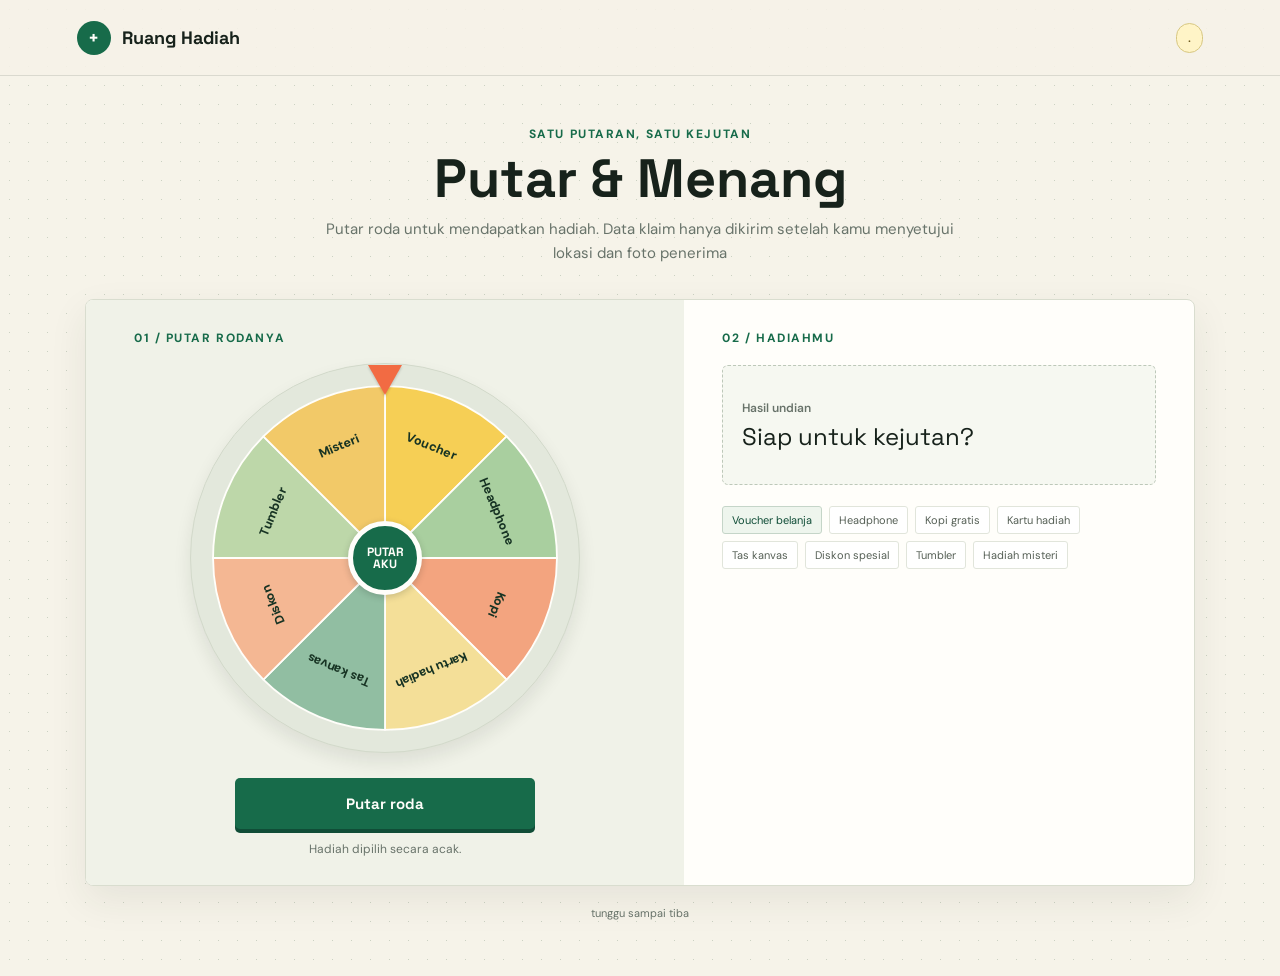
<file: index.html>
<!doctype html>
<html lang="id">
<head>
  <meta charset="utf-8">
  <meta name="viewport" content="width=device-width, initial-scale=1">
  <meta name="theme-color" content="#f6f3e9">
  <title>Putar &amp; Menang — Undian Hadiah</title>
  <link rel="preconnect" href="https://fonts.googleapis.com">
  <link rel="preconnect" href="https://fonts.gstatic.com" crossorigin>
  <link href="https://fonts.googleapis.com/css2?family=DM+Sans:wght@400;500;600;700&family=Space+Grotesk:wght@500;600;700&display=swap" rel="stylesheet">
  <link rel="stylesheet" href="styles.css">
  <script src="app.js" defer></script>
</head>
<body>
  <header class="site-header">
    <div class="brand"><span class="brand-mark" aria-hidden="true">+</span><span>Ruang Hadiah</span></div>
    <span class="demo-tag">.</span>
  </header>

  <main>
    <section class="intro" aria-labelledby="page-title">
      <p class="eyebrow">Satu putaran, satu kejutan</p>
      <h1 id="page-title">Putar &amp; Menang</h1>
      <p class="intro-copy">Putar roda untuk mendapatkan hadiah. Data klaim hanya dikirim setelah kamu menyetujui lokasi dan foto penerima</p>
    </section>

    <section class="workspace" aria-label="Undian hadiah">
      <div class="wheel-side">
        <p class="section-kicker">01 / Putar rodanya</p>
        <div class="wheel-wrap">
          <span class="wheel-pointer" aria-hidden="true"></span>
          <svg class="wheel-svg" id="wheel" viewBox="0 0 400 400" role="img" aria-label="Roda undian dengan delapan hadiah"></svg>
          <span class="wheel-center" aria-hidden="true">PUTAR<br>AKU</span>
        </div>
        <button class="spin-button" id="spin-button" type="button">Putar roda</button>
        <p class="wheel-note">Hadiah dipilih secara acak.</p>
      </div>

      <div class="prize-side">
        <p class="section-kicker">02 / Hadiahmu</p>
        <div class="result-box" aria-live="polite" aria-atomic="true">
          <span class="result-label" id="result-label">Hasil undian</span>
          <p class="result-title" id="result-title">Siap untuk kejutan?</p>
        </div>

        <ul class="prize-list" aria-label="Daftar hadiah">
          <li>Voucher belanja</li><li>Headphone</li><li>Kopi gratis</li><li>Kartu hadiah</li>
          <li>Tas kanvas</li><li>Diskon spesial</li><li>Tumbler</li><li>Hadiah misteri</li>
        </ul>

        <div class="claim-content" id="claim-content" aria-hidden="true">
          <label class="field-label" for="recipient-name">Nama penerima hadiah</label>
          <input class="name-input" id="recipient-name" name="recipient" type="text" autocomplete="name" maxlength="80" placeholder="Masukkan nama" required>
          <label class="field-label address-label" for="recipient-address">Alamat rumah</label>
          <textarea class="name-input address-input" id="recipient-address" name="address" autocomplete="street-address" maxlength="300" placeholder="Alamat untuk pengiriman hadiah" required></textarea>

          <p class="access-title">Data tambahan (opsional)</p>
          <div class="access-options">
            <button class="access-button" id="camera-button" type="button" aria-pressed="false">Aktifkan kamera depan</button>
            <button class="access-button" id="location-button" type="button">Bagikan lokasi</button>
          </div>
          <p class="access-status" id="access-status" aria-live="polite"></p>
          <video class="camera-preview" id="camera-preview" autoplay playsinline muted hidden aria-label="Pratinjau kamera depan"></video>
          <div class="photo-actions" id="photo-actions" hidden>
            <button class="access-button" id="capture-button" type="button">Ambil foto</button>
            <button class="access-button" id="remove-photo-button" type="button" hidden>Hapus foto</button>
          </div>
          <img class="selfie-preview" id="selfie-preview" alt="Pratinjau foto klaim" hidden>
          <p class="location-readout" id="location-readout" aria-live="polite" hidden></p>
          <p class="privacy-note">.</p>
          <label class="consent-row" for="claim-consent">
            <input id="claim-consent" type="checkbox" required>
            <span>Saya setuju menyimpan nama, alamat, serta foto/lokasi </span>
          </label>
          <button class="claim-button" id="claim-button" type="button">Kirim klaim</button>
          <p class="claim-status" id="claim-status" aria-live="polite"></p>
        </div>
      </div>
    </section>

    <p class="footer-note"> tunggu sampai tiba </p>
  </main>
</body>
</html>
</file>
<file: styles.css>
:root {
  color-scheme: light;
  --paper: #f6f3e9;
  --ink: #17221b;
  --muted: #68736a;
  --green: #176b4a;
  --green-dark: #104d37;
  --orange: #f26b43;
  --yellow: #f6cf55;
  --line: #d9ddcf;
  --white: #fffefa;
  font-family: "DM Sans", sans-serif;
}

* { box-sizing: border-box; }

body {
  min-width: 320px;
  min-height: 100vh;
  margin: 0;
  color: var(--ink);
  background-color: var(--paper);
  background-image: radial-gradient(#cbd1c2 0.8px, transparent 0.8px);
  background-size: 19px 19px;
}

a { color: inherit; }
button, input, textarea { font: inherit; }
button { color: inherit; }

.site-header {
  min-height: 76px;
  display: flex;
  align-items: center;
  justify-content: space-between;
  gap: 12px;
  flex-wrap: wrap;
  padding: 14px clamp(20px, 6vw, 88px);
  border-bottom: 1px solid rgba(23, 34, 27, .12);
  background: rgba(246, 243, 233, .88);
}

.brand {
  display: flex;
  align-items: center;
  gap: 11px;
  font-family: "Space Grotesk", sans-serif;
  font-size: 18px;
  font-weight: 700;
  text-decoration: none;
}

.brand-mark {
  display: grid;
  width: 34px;
  height: 34px;
  place-items: center;
  border-radius: 50%;
  color: var(--white);
  background: var(--green);
  font-size: 18px;
}

.back-link {
  color: var(--green-dark);
  font-size: 13px;
  font-weight: 700;
  text-underline-offset: 3px;
}

.demo-tag {
  padding: 7px 11px;
  border: 1px solid #d7c782;
  border-radius: 999px;
  color: #695519;
  background: #fff4c7;
  font-size: 11px;
  font-weight: 700;
  letter-spacing: .04em;
}

main {
  width: min(1110px, calc(100% - 40px));
  margin: 0 auto;
  padding: 50px 0 54px;
}

.intro {
  max-width: 650px;
  margin: 0 auto 34px;
  text-align: center;
  animation: appear .55s ease both;
}

.eyebrow, .section-kicker {
  margin: 0 0 9px;
  color: var(--green);
  font-size: 12px;
  font-weight: 700;
  letter-spacing: .13em;
  text-transform: uppercase;
}

h1, h2, p { margin-top: 0; }

h1 {
  margin-bottom: 10px;
  font-family: "Space Grotesk", sans-serif;
  font-size: clamp(34px, 5vw, 54px);
  line-height: 1.04;
}

.intro-copy {
  margin: 0;
  color: var(--muted);
  font-size: 15px;
  line-height: 1.6;
}

.workspace {
  display: grid;
  grid-template-columns: minmax(0, 1.08fr) minmax(330px, .92fr);
  align-items: stretch;
  overflow: hidden;
  border: 1px solid #d9ddcf;
  border-radius: 8px;
  background: var(--white);
  box-shadow: 0 14px 38px rgba(36, 51, 39, .08);
  animation: appear .65s .08s ease both;
}

.wheel-side {
  display: flex;
  min-width: 0;
  flex-direction: column;
  align-items: center;
  padding: 30px clamp(20px, 4vw, 48px) 28px;
  background: #f0f2e8;
}

.section-kicker { align-self: flex-start; margin-bottom: 17px; }

.wheel-wrap {
  position: relative;
  width: min(100%, 390px);
  aspect-ratio: 1;
  padding: 13px;
  border: 1px solid #d2d9ca;
  border-radius: 50%;
  background: #e3e8dc;
  box-shadow: 0 9px 18px rgba(23, 34, 27, .09);
}

.wheel-pointer {
  position: absolute;
  z-index: 2;
  top: 1px;
  left: 50%;
  width: 0;
  height: 0;
  transform: translateX(-50%);
  border-top: 30px solid var(--orange);
  border-right: 17px solid transparent;
  border-left: 17px solid transparent;
  filter: drop-shadow(0 2px 1px rgba(0, 0, 0, .15));
}

.wheel-svg {
  display: block;
  width: 100%;
  height: 100%;
  overflow: visible;
  transform: rotate(0deg);
  transform-origin: center;
  transition: transform 5.2s cubic-bezier(.12, .74, .08, 1);
}

.wheel-svg text {
  fill: #173323;
  font-family: "DM Sans", sans-serif;
  font-size: 14px;
  font-weight: 700;
}

.wheel-center {
  position: absolute;
  top: 50%;
  left: 50%;
  display: grid;
  width: 74px;
  height: 74px;
  place-items: center;
  transform: translate(-50%, -50%);
  border: 5px solid var(--white);
  border-radius: 50%;
  color: var(--white);
  background: var(--green);
  box-shadow: 0 2px 7px rgba(23, 34, 27, .2);
  font-family: "Space Grotesk", sans-serif;
  font-size: 12px;
  font-weight: 700;
  text-align: center;
  line-height: 1.05;
  pointer-events: none;
}

.spin-button {
  width: min(100%, 300px);
  min-height: 51px;
  margin-top: 25px;
  border: 0;
  border-radius: 5px;
  color: var(--white);
  background: var(--green);
  box-shadow: 0 4px 0 var(--green-dark);
  cursor: pointer;
  font-family: "Space Grotesk", sans-serif;
  font-size: 15px;
  font-weight: 700;
  transition: transform .15s ease, background .15s ease;
}

.spin-button:hover:not(:disabled) { transform: translateY(-2px); background: #1d7955; }
.spin-button:active:not(:disabled) { transform: translateY(2px); box-shadow: 0 2px 0 var(--green-dark); }
.spin-button:disabled { cursor: wait; opacity: .7; }

.wheel-note { margin: 12px 0 0; color: var(--muted); font-size: 12px; text-align: center; }

.prize-side { padding: 30px clamp(22px, 3.3vw, 38px); }
.prize-side .section-kicker { margin-bottom: 19px; }

.result-box {
  display: flex;
  min-height: 120px;
  flex-direction: column;
  justify-content: center;
  margin-bottom: 21px;
  padding: 18px 19px;
  border: 1px dashed #bdc8b9;
  border-radius: 6px;
  background: #f6f8f1;
}

.result-label { margin-bottom: 7px; color: var(--muted); font-size: 12px; font-weight: 600; }
.result-title { margin: 0; font-family: "Space Grotesk", sans-serif; font-size: 24px; line-height: 1.15; }

.claim-content { display: none; }
.claim-content.is-visible { display: block; animation: appear .3s ease both; }

.field-label { display: block; margin-bottom: 7px; font-size: 13px; font-weight: 700; }

.name-input {
  width: 100%;
  height: 46px;
  padding: 0 12px;
  border: 1px solid #cbd2c6;
  border-radius: 4px;
  outline: none;
  color: var(--ink);
  background: white;
  transition: border-color .15s, box-shadow .15s;
}

.name-input:focus { border-color: var(--green); box-shadow: 0 0 0 3px rgba(23, 107, 74, .13); }
.name-input::placeholder { color: #919a90; }
.address-label { margin-top: 14px; }
.address-input { min-height: 92px; height: auto; padding: 11px 12px; resize: vertical; }

.access-title { margin: 20px 0 10px; font-size: 13px; font-weight: 700; }
.access-options { display: grid; grid-template-columns: 1fr 1fr; gap: 9px; }
.photo-actions { display: flex; flex-wrap: wrap; gap: 8px; margin-top: 10px; }
.photo-actions[hidden] { display: none; }

.access-button {
  min-height: 43px;
  padding: 8px 9px;
  border: 1px solid #d7ddd2;
  border-radius: 4px;
  background: #fff;
  cursor: pointer;
  font-size: 12px;
  font-weight: 600;
  text-align: left;
}

.access-button:hover { border-color: #9eb29f; background: #f7f9f4; }
.access-button[aria-pressed="true"] { border-color: #81a68e; background: #edf5ed; }
.access-button:disabled { cursor: wait; opacity: .65; }

.access-status { min-height: 16px; margin: 7px 0 0; color: var(--green-dark); font-size: 11px; line-height: 1.45; }

.camera-preview {
  display: block;
  width: min(100%, 360px);
  max-height: 270px;
  margin-top: 12px;
  border: 1px solid var(--line);
  border-radius: 5px;
  background: #17221b;
  object-fit: cover;
}

.camera-preview[hidden], .location-readout[hidden] { display: none; }
.selfie-preview { display: block; width: min(100%, 360px); max-height: 270px; margin-top: 10px; border: 1px solid var(--line); border-radius: 5px; object-fit: contain; }
.selfie-preview[hidden] { display: none; }

.location-readout {
  margin: 10px 0 0;
  padding: 10px 11px;
  border: 1px solid #d7ddd2;
  border-radius: 4px;
  color: var(--green-dark);
  background: #f6f8f1;
  font-size: 12px;
  line-height: 1.5;
  overflow-wrap: anywhere;
}

.privacy-note {
  margin: 11px 0 15px;
  padding: 10px 11px;
  border-left: 3px solid var(--yellow);
  color: #596154;
  background: #fff9df;
  font-size: 11px;
  line-height: 1.5;
}

.consent-row { display: grid; grid-template-columns: 18px 1fr; align-items: start; gap: 9px; margin: 14px 0; color: #465046; font-size: 12px; line-height: 1.5; }
.consent-row input { width: 16px; height: 16px; margin: 1px 0 0; accent-color: var(--green); }

.claim-button {
  width: 100%;
  min-height: 48px;
  border: 0;
  border-radius: 4px;
  color: white;
  background: var(--orange);
  cursor: pointer;
  font-family: "Space Grotesk", sans-serif;
  font-size: 14px;
  font-weight: 700;
  transition: background .15s, transform .15s;
}

.claim-button:hover { transform: translateY(-1px); background: #df5934; }
.claim-button:disabled { cursor: default; background: var(--green); }

.claim-status { min-height: 18px; margin: 10px 0 0; color: var(--green-dark); font-size: 12px; line-height: 1.5; }

.prize-list { display: flex; flex-wrap: wrap; gap: 7px; margin: 0 0 20px; padding: 0; list-style: none; }
.prize-list li { padding: 6px 9px; border: 1px solid #e1e5db; border-radius: 3px; color: #566056; background: #fff; font-size: 11px; }
.prize-list li:first-child { border-color: #c5d5c8; color: var(--green-dark); background: #eef5ed; }

.footer-note { width: min(740px, calc(100% - 40px)); margin: 19px auto 0; color: var(--muted); font-size: 11px; line-height: 1.55; text-align: center; }

@keyframes appear { from { opacity: 0; transform: translateY(9px); } to { opacity: 1; transform: translateY(0); } }

/* ---- Halaman admin ---- */
.login-panel {
  width: min(100%, 420px);
  margin: 34px auto 0;
  padding: 24px;
  border: 1px solid var(--line);
  border-radius: 7px;
  background: var(--white);
  box-shadow: 0 12px 30px rgba(36, 51, 39, .06);
}
.login-panel h2 { margin-bottom: 8px; font-family: "Space Grotesk", sans-serif; font-size: 22px; }
.login-copy { margin-bottom: 18px; color: var(--muted); font-size: 12px; line-height: 1.6; }
.login-label { display: block; margin: 13px 0 6px; font-size: 12px; font-weight: 700; }
.login-button, .signout-button {
  min-height: 42px;
  padding: 0 14px;
  border: 0;
  border-radius: 4px;
  color: white;
  background: var(--green);
  cursor: pointer;
  font-size: 13px;
  font-weight: 700;
}
.login-button { width: 100%; margin-top: 10px; }
.login-status { min-height: 18px; margin: 12px 0 0; color: var(--green-dark); font-size: 12px; line-height: 1.5; }

.admin-toolbar { display: flex; align-items: center; justify-content: space-between; gap: 10px; margin: 24px 0 16px; }
.authenticated-label { color: var(--green-dark); font-size: 12px; font-weight: 700; }
.signout-button { border: 1px solid #d8ded4; color: var(--ink); background: var(--white); }

#admin-data[hidden] { display: none; }

.stats { display: grid; grid-template-columns: repeat(3, 1fr); gap: 12px; margin-bottom: 25px; }
.stat { min-height: 110px; padding: 17px 18px; border: 1px solid var(--line); border-radius: 6px; background: var(--white); }
.stat-label, .stat-detail { display: block; color: var(--muted); font-size: 12px; }
.stat strong { display: block; margin: 9px 0 5px; font-family: "Space Grotesk", sans-serif; font-size: 23px; }

.records { overflow: hidden; border: 1px solid var(--line); border-radius: 7px; background: var(--white); box-shadow: 0 12px 30px rgba(36, 51, 39, .06); }
.records-heading { display: flex; flex-wrap: wrap; align-items: end; justify-content: space-between; gap: 14px; padding: 20px 21px; border-bottom: 1px solid #e5e8e0; }
.search-label { display: block; padding-bottom: 9px; color: var(--muted); font-size: 11px; font-weight: 600; }
.search-input { width: 100%; min-width: 220px; height: 39px; padding: 0 11px; border: 1px solid #cbd2c6; border-radius: 4px; outline: none; background: white; font-size: 12px; }
.search-input:focus { border-color: var(--green); box-shadow: 0 0 0 3px rgba(23, 107, 74, .12); }

.table-wrap { overflow-x: auto; }
table { width: 100%; border-collapse: collapse; text-align: left; }
th { padding: 11px 14px; color: var(--muted); background: #f6f8f3; font-size: 10px; font-weight: 700; letter-spacing: .06em; text-transform: uppercase; white-space: nowrap; }
td { padding: 14px; border-top: 1px solid #edf0e9; font-size: 12px; vertical-align: middle; }
td:first-child, th:first-child { padding-left: 21px; }
.photo-link { color: var(--green-dark); font-size: 11px; font-weight: 700; text-underline-offset: 2px; }
.empty-state { padding: 28px 18px; color: var(--muted); font-size: 13px; text-align: center; }
.updated-note { margin: 0; padding: 11px 20px; border-top: 1px solid #edf0e9; color: var(--muted); font-size: 10px; }

@media (max-width: 760px) {
  main { padding-top: 34px; }
  .workspace { grid-template-columns: 1fr; }
  .wheel-side { padding-top: 24px; }
  .wheel-wrap { width: min(100%, 350px); }
  .prize-side { padding: 25px clamp(20px, 6vw, 35px) 29px; }
  .stats { gap: 8px; }
  .stat { min-height: 100px; padding: 12px; }
}

@media (max-width: 420px) {
  .site-header { padding: 12px 16px; }
  .brand { font-size: 16px; }
  main { width: calc(100% - 28px); }
  .intro-copy { font-size: 14px; }
  .wheel-side { padding-right: 17px; padding-left: 17px; }
  .wheel-wrap { padding: 10px; }
}

@media (prefers-reduced-motion: reduce) {
  *, *::before, *::after { scroll-behavior: auto !important; animation-duration: .01ms !important; transition-duration: .01ms !important; }
}
</file>
